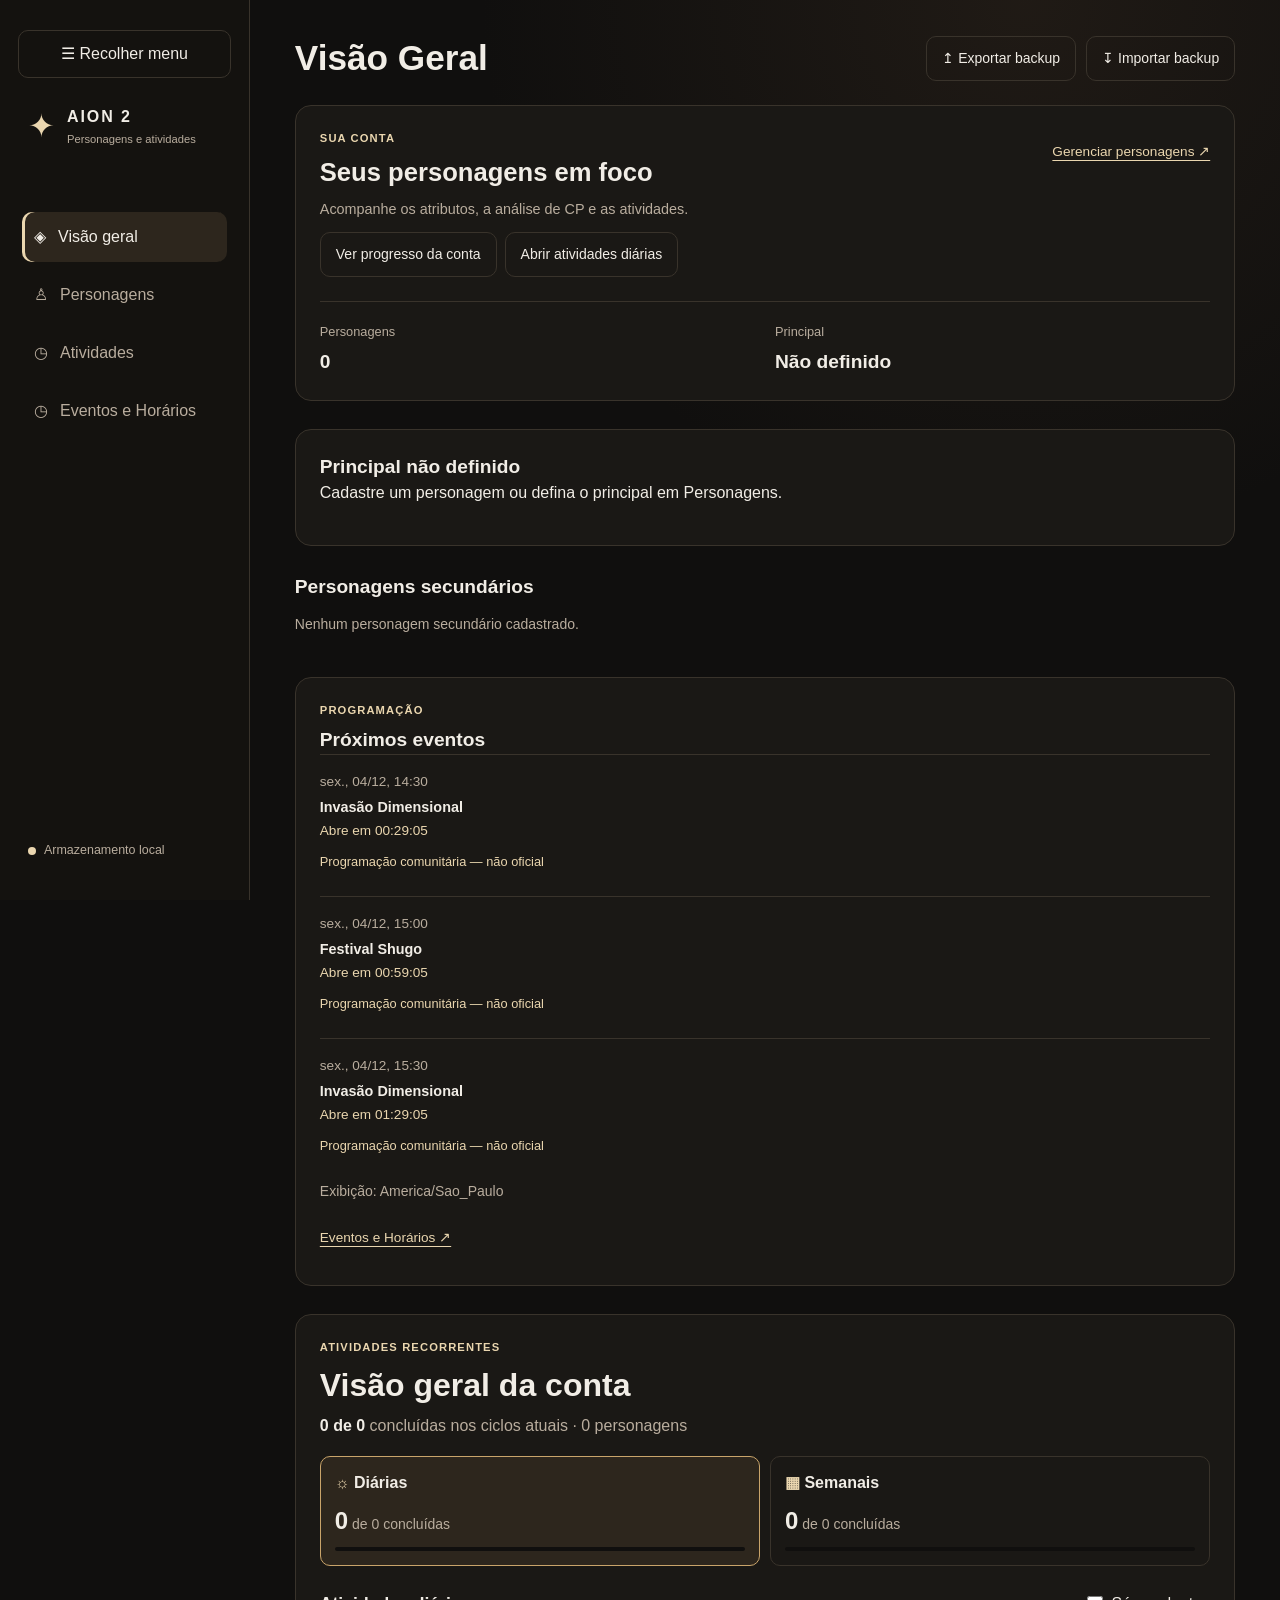
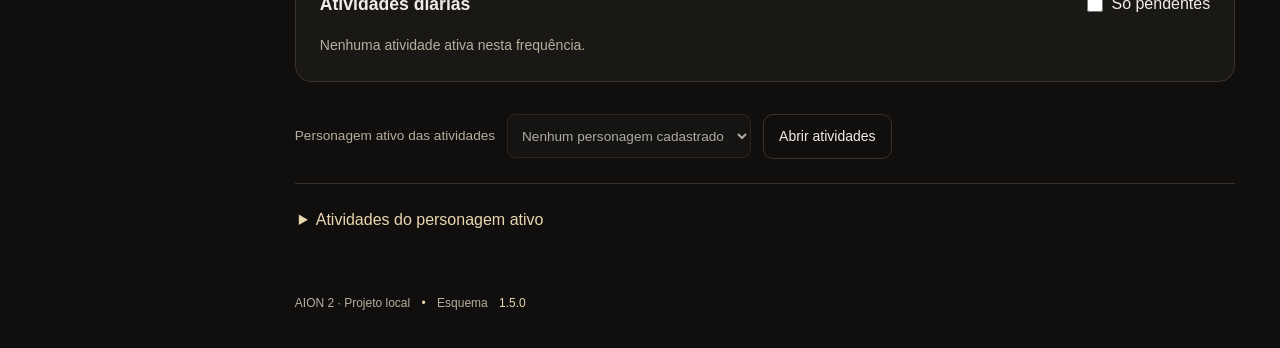
<file: index.html>
<!doctype html>
<html lang="pt-BR">
<head>
  <meta charset="utf-8">
  <meta name="viewport" content="width=device-width, initial-scale=1">
  <meta name="description" content="AION 2 — acompanhamento de personagens e atividades">
  <title>AION 2 · Personagens e atividades · V1</title>
  <link rel="stylesheet" href="css/variables.css">
  <link rel="stylesheet" href="css/base.css">
  <link rel="stylesheet" href="css/layout.css">
  <link rel="stylesheet" href="css/components.css">
  <link rel="stylesheet" href="css/characters.css">
  <link rel="stylesheet" href="css/progression.css">
  <link rel="stylesheet" href="css/activities.css">
  <link rel="stylesheet" href="css/catalog.css">
  <link rel="stylesheet" href="css/finalization.css">
  <link rel="stylesheet" href="css/dashboard.css">
  <link rel="stylesheet" href="css/sidebar.css">
  <link rel="stylesheet" href="css/account-dashboard.css">
  <link rel="stylesheet" href="css/cp-assessment.css">
  <link rel="stylesheet" href="css/events.css">
  <link rel="stylesheet" href="css/usability.css">
</head>
<body>
  <a class="skip-link" href="#main-content">Pular para o conteúdo</a>
  <div class="app-shell">
    <aside class="sidebar" id="sidebar">
      <button id="sidebar-toggle" class="button button-ghost sidebar-toggle" type="button" aria-controls="sidebar" aria-expanded="true" aria-label="Recolher menu lateral" title="Recolher menu lateral">☰ <span>Recolher menu</span></button>
      <div class="brand"><span class="brand-mark">✦</span><div><strong>AION 2</strong><small>Personagens e atividades</small></div></div>
      <nav aria-label="Navegação principal"><button class="nav-item is-active" type="button">◈ <span>Visão geral</span></button><button class="nav-item" type="button" disabled>♙ <span>Personagens</span><em>Em breve</em></button><button class="nav-item" type="button" disabled>⌁ <span>Planos</span><em>Em breve</em></button><button class="nav-item" type="button" disabled>◷ <span>Atividades</span><em>Em breve</em></button></nav>
      <div class="sidebar-footer"><span class="status-dot"></span><span id="storage-label">Armazenamento local</span></div>
    </aside>
    <main class="main-content" id="main-content" tabindex="-1">
      <div id="storage-notice" class="storage-notice" role="alert" hidden></div>
      <header class="topbar"><div><h1>Visão geral</h1></div><div class="top-actions"><button id="export-button" class="button button-ghost" type="button">↥ Exportar backup</button><button id="import-button" class="button button-ghost" type="button">↧ Importar backup</button><input id="import-file" type="file" accept="application/json,.json" hidden></div></header>
      <section id="character-summary" class="summary-grid"></section>
      <section class="section-heading compact"><div><p class="eyebrow">ROTINA DOS PERSONAGENS</p><h2>Atividades recorrentes</h2></div></section>
      <div class="card-grid"><article class="feature-card"><span class="card-icon">⌁</span><h3>Planos de progressão</h3><p>Organize metas e transforme sua jornada em passos claros.</p><span class="coming-soon">Disponível em breve</span></article><article class="feature-card"><span class="card-icon">◷</span><h3>Atividades recorrentes</h3><p>O resumo de atividades diárias e semanais aparecerá aqui.</p><span class="coming-soon">Disponível em breve</span></article></div>
      <section class="info-panel"><div class="panel-icon">✓</div><div><h3>Fundação ativa</h3><p>Seus dados ficam neste navegador. Use os controles de backup para manter uma cópia portátil dos seus registros.</p></div></section>
      <footer class="page-footer">AION 2 · Projeto local <span>•</span> Esquema <span id="schema-version">1.0.0</span></footer>
      <section id="characters-page" hidden aria-label="Personagens">
        <header class="section-heading"><div><h2>Elenco</h2><p id="character-roster-count" class="plan-meta">Gerencie seus personagens e acompanhe seus níveis de equipamento.</p></div><button id="add-character" class="button button-primary" type="button">+ Novo personagem</button></header>
        <section id="character-list" class="character-grid" aria-label="Personagens cadastrados"></section>
      </section>
    </main>
  </div>
  <div id="toast-region" class="toast-region" aria-live="polite"></div><div id="character-modal" class="modal-backdrop" hidden><form id="character-form" class="modal" role="dialog" aria-modal="true" aria-labelledby="modal-title" novalidate><div class="modal-header"><div><p class="eyebrow">CADASTRO</p><h2 id="modal-title">Novo personagem</h2></div><button id="close-modal" class="icon-button" type="button" aria-label="Fechar">×</button></div><input id="character-id" type="hidden"><label>Nome<input id="character-name" maxlength="40" required></label><div class="form-grid"><label>Classe<input id="character-class" maxlength="30" required></label><label>iLvl<input id="character-ilevel" type="number" min="0" step="any" required></label><label>Servidor <span class="optional">opcional</span><input id="character-server" maxlength="30"></label><label>Facção <span class="optional">opcional</span><select id="character-faction"><option value="">Não informada</option><option>Elyos</option><option>Asmodianos</option></select></label></div><label class="checkbox-label"><input id="character-main" type="checkbox"> Definir como personagem principal</label><p id="form-error" class="form-error" role="alert"></p><div class="modal-actions"><button id="cancel-modal" class="button button-ghost" type="button">Cancelar</button><button class="button button-primary" type="submit">Salvar personagem</button></div></form></div>
  <script src="js/core/runtime.js"></script><script src="data/defaults.js"></script><script src="data/activities-catalog.js"></script><script src="data/character-guides.js"></script><script src="js/shared/cp-values.js"></script><script src="js/core/state.js"></script><script src="js/activities/cycles.js"></script><script src="js/core/storage.js"></script><script src="js/core/backup.js"></script><script src="js/characters/controller.js"></script><script src="js/characters/roster.js"></script><script src="js/progression/context.js"></script><script src="js/progression/plans.js"></script><script src="js/activities/controller.js"></script><script src="js/activities/catalog.js"></script><script src="js/shared/ui.js"></script><script src="js/core/navigation.js"></script><script src="js/dashboard/character-dashboard.js"></script>
    <script src="js/characters/history.js"></script>
    <script src="js/characters/customization.js"></script>
    <script src="js/progression/milestones.js"></script>
    <script src="js/dashboard/account-dashboard.js"></script>
    <script src="js/cp/references.js"></script>
    <script src="js/cp/domain.js"></script>
    <script src="js/cp/view.js"></script>
    <script src="js/events/domain.js"></script>
    <script src="js/events/community.js"></script>
    <script src="js/activities/abyss.js"></script>
    <script src="js/events/view.js"></script>
    <script src="js/events/community-view.js"></script>
    <script src="js/shared/usability.js"></script>
    <script src="js/bootstrap.js"></script>
  </body>
</html>
</file>
<file: css/variables.css>
:root{
  --bg:#100f0e;
  --surface:#1a1815;
  --surface-2:#2d261d;
  --border:#39332b;
  --text:#f1ede6;
  --muted:#b9ad9e;
  --accent:#c9a46a;
  --accent-2:#ead6af;
  --danger:#ee93a0;
  --sidebar-bg:#14120f;
  --ambient:#4b392944;
  --accent-tint:#c9a46a22;
  --accent-tint-strong:#c9a46a33;
  --accent-border:#c9a46a88;
  --accent-border-muted:#c9a46a66;
  --accent-2-tint:#ead6af18;
  --accent-2-border:#ead6af55;
  --modal-overlay:#080604cc;
  --font:Inter,Segoe UI,Arial,sans-serif;
  --radius:16px;
  --space:24px;
}
</file>
<file: css/base.css>
*{box-sizing:border-box}html,body{margin:0;min-height:100%;background:var(--bg);color:var(--text);font-family:var(--font)}body{background-image:radial-gradient(circle at 80% 0%,var(--ambient),transparent 34rem);line-height:1.5}button{font:inherit}h1,h2,h3,p{margin-top:0}.eyebrow{color:var(--accent-2);font-size:.7rem;letter-spacing:.16em;font-weight:700;margin-bottom:8px}.button{border:1px solid var(--border);border-radius:10px;padding:11px 15px;color:var(--text);cursor:pointer;transition:.2s}.button:hover{transform:translateY(-1px)}.button-primary{background:var(--accent);border-color:var(--accent);color:#fff}.button-ghost{background:transparent}.button:disabled{opacity:.5;cursor:not-allowed}

.button-primary{color:var(--bg);font-weight:600}
.skip-link{position:fixed;top:12px;left:12px;z-index:30;padding:12px 18px;border-radius:10px;background:var(--accent-2);color:var(--bg);font-weight:600;transform:translateY(-200%)}
.skip-link:focus{transform:translateY(0)}
.skip-link:not(:focus){clip-path:inset(50%);width:1px;height:1px;overflow:hidden;white-space:nowrap}
body:has(.modal-backdrop:not([hidden])){overflow:hidden}
@media(prefers-reduced-motion:reduce){.button{transition:none}.button:hover{transform:none}}
</file>
<file: css/layout.css>
.app-shell{display:flex;min-height:100vh}.sidebar{width:250px;border-right:1px solid var(--border);padding:30px 18px;display:flex;flex-direction:column;background:var(--sidebar-bg)}.brand{display:flex;gap:12px;align-items:center;margin:0 10px 58px}.brand-mark{color:var(--accent-2);font-size:2rem}.brand strong,.brand small{display:block}.brand strong{letter-spacing:.12em}.brand small{font-size:.7rem;color:var(--muted);margin-top:2px}.sidebar nav{display:grid;gap:8px}.nav-item{border:0;background:transparent;color:var(--muted);padding:13px 12px;text-align:left;border-radius:10px;display:flex;gap:12px;align-items:center;cursor:pointer}.nav-item.is-active{color:var(--text);background:var(--surface-2)}.nav-item em{font-size:.6rem;margin-left:auto;color:var(--muted);font-style:normal}.sidebar-footer{margin-top:auto;color:var(--muted);font-size:.78rem;display:flex;gap:8px;align-items:center;padding:10px}.status-dot{width:8px;height:8px;border-radius:50%;background:var(--accent-2)}.main-content{width:min(1200px,100%);margin:0 auto;padding:42px 52px}.topbar,.section-heading{display:flex;justify-content:space-between;align-items:flex-end;gap:20px;margin-bottom:30px}.topbar h1{font-size:2.2rem;margin:0}.top-actions{display:flex;gap:10px}.section-heading{margin-top:50px;margin-bottom:18px}.section-heading h2{margin:0}.badge,.coming-soon{font-size:.72rem;color:var(--accent-2);border:1px solid var(--accent-2-border);border-radius:99px;padding:6px 10px}.card-grid{display:grid;grid-template-columns:repeat(3,1fr);gap:16px}.info-panel{margin-top:22px;display:flex;gap:16px;padding:22px;border:1px solid var(--border);border-radius:var(--radius);background:var(--surface)}.info-panel h3{margin-bottom:4px}.info-panel p{margin:0;color:var(--muted)}.page-footer{margin-top:50px;color:var(--muted);font-size:.75rem}.page-footer span{margin:0 8px;color:var(--accent-2)}
</file>
<file: css/components.css>
.feature-card{padding:24px;border:1px solid var(--border);border-radius:var(--radius);background:var(--surface);min-height:185px}.feature-card h3{margin:15px 0 7px}.feature-card p{color:var(--muted);font-size:.9rem;min-height:44px}.card-icon,.panel-icon{display:grid;place-items:center;width:38px;height:38px;border-radius:10px;background:var(--accent-tint);color:var(--accent);font-size:1.3rem}.coming-soon{display:inline-block;color:var(--muted);border-color:var(--border);padding:4px 8px}.toast-region{position:fixed;right:24px;bottom:24px;display:grid;gap:10px}.toast{background:var(--surface-2);border:1px solid var(--border);border-left:3px solid var(--accent-2);border-radius:10px;padding:13px 16px;box-shadow:0 10px 30px #0006;max-width:350px}.toast.error{border-left-color:var(--danger)}
@media(max-width:760px){.app-shell{display:block}.sidebar{width:100%;height:auto;padding:16px;border-right:0;border-bottom:1px solid var(--border)}.brand{margin:0 4px 16px}.sidebar nav{display:flex;overflow:auto}.nav-item{white-space:nowrap}.sidebar-footer{display:none}.main-content{padding:28px 18px}.topbar{align-items:flex-start;flex-direction:column}.top-actions{width:100%;flex-wrap:wrap}.card-grid{grid-template-columns:1fr}.section-heading{align-items:flex-start;flex-direction:column}.badge{align-self:flex-start}}
</file>
<file: css/characters.css>
.summary-grid{display:grid;grid-template-columns:repeat(3,1fr);gap:16px}.summary-card{padding:20px;border:1px solid var(--border);border-radius:var(--radius);background:var(--surface)}.summary-card strong{display:block;font-size:1.7rem;margin:5px 0}.summary-label{font-size:.67rem;letter-spacing:.12em;color:var(--muted)}.summary-note{font-size:.8rem;color:var(--muted)}.main-summary{border-color:var(--accent-border-muted)}.character-grid{display:grid;grid-template-columns:repeat(2,1fr);gap:16px}.empty-state{text-align:center;padding:48px 20px;border:1px dashed var(--border);border-radius:var(--radius);grid-column:1/-1}.empty-state p{color:var(--muted)}.empty-icon{font-size:2.3rem;color:var(--accent);margin-bottom:8px}.character-card{padding:20px;border:1px solid var(--border);border-radius:var(--radius);background:var(--surface)}.character-card.is-main{border-color:var(--accent-border)}.character-card-top{display:flex;gap:12px;align-items:center}.avatar{width:42px;height:42px;display:grid;place-items:center;border-radius:12px;background:var(--accent-tint-strong);color:var(--accent);font-size:1.3rem;font-weight:700}.character-title{flex:1}.character-title h3{margin:0 0 3px}.character-title span{color:var(--muted);font-size:.8rem}.main-badge,.alt-badge{margin-left:8px;font-size:.62rem;padding:3px 7px;border-radius:99px}.main-badge{color:var(--accent-2);background:var(--accent-2-tint)}.alt-badge{color:var(--muted);background:#ffffff0c}.card-menu{display:flex;gap:4px}.card-menu button,.icon-button{background:transparent;border:0;color:var(--muted);cursor:pointer;padding:5px}.ilevel{display:flex;justify-content:space-between;align-items:end;margin:22px 0 14px;border-bottom:1px solid var(--border);padding-bottom:12px}.ilevel span,.character-meta{color:var(--muted);font-size:.75rem}.ilevel strong{font-size:2rem;color:var(--accent-2)}.character-meta{display:flex;gap:12px;flex-wrap:wrap}.modal-backdrop{position:fixed;inset:0;background:var(--modal-overlay);display:grid;place-items:center;padding:18px;z-index:5}.modal-backdrop[hidden]{display:none}.modal{width:min(580px,100%);padding:28px;border:1px solid var(--border);border-radius:var(--radius);background:var(--surface-2);box-shadow:0 20px 60px #0008}.modal-header{display:flex;justify-content:space-between}.modal h2{margin:0 0 20px}.modal label{display:block;color:var(--muted);font-size:.8rem;margin-bottom:14px}.modal input,.modal select{width:100%;margin-top:6px;padding:11px;border:1px solid var(--border);border-radius:8px;background:var(--surface);color:var(--text)}.form-grid{display:grid;grid-template-columns:1fr 1fr;gap:0 14px}.optional{font-size:.65rem}.checkbox-label{display:flex!important;gap:8px;align-items:center}.checkbox-label input{width:auto;margin:0}.form-error{color:var(--danger);min-height:20px}.modal-actions{display:flex;justify-content:flex-end;gap:10px}@media(max-width:760px){.summary-grid,.character-grid{grid-template-columns:1fr}.form-grid{grid-template-columns:1fr}}
.character-guide{display:inline-block;margin-top:16px;text-decoration:none}.button[href]{text-decoration:none;display:inline-block}#characters-page>.section-heading{margin-top:26px}#characters-page .plan-meta{margin-bottom:0}
.character-links{display:flex;flex-wrap:wrap;gap:8px}.character-links .character-guide{max-width:100%;overflow-wrap:anywhere}

/* Roster selection and detail are independent from the active dashboard character. */
#character-list{display:block}
.character-roster-layout{display:grid;grid-template-columns:minmax(180px,220px) minmax(0,1fr);gap:24px;align-items:start}
.character-roster-list{display:grid;gap:10px;min-width:0;padding:4px}
.character-roster-choice{display:flex;align-items:center;gap:12px;min-width:0;width:100%;min-height:72px;text-align:left;font:inherit;color:var(--text);background:var(--surface);border:1px solid var(--border);border-radius:12px;padding:14px 12px;cursor:pointer}
.character-roster-choice[aria-pressed=true]{border-color:var(--accent);background:var(--surface-2);box-shadow:inset 3px 0 var(--accent)}
.character-roster-choice:hover{background:var(--surface-2)}
.character-roster-name{min-width:0;overflow-wrap:anywhere}
.character-roster-name strong,.character-roster-name small{display:block}
.character-roster-name strong{font-size:.95rem;font-weight:600}
.character-roster-name small{font-size:.8rem;color:var(--muted);margin-top:3px}
.character-roster-name .main-badge{display:inline-block;margin:6px 0 0}
.character-class-icon{width:36px;height:36px;border-radius:10px;flex:0 0 36px;background:var(--surface-2);color:var(--accent-2)}
.character-class-icon img{display:block;width:24px;height:24px}
#character-detail{min-width:0}
.character-detail-card{display:grid;grid-template-columns:minmax(0,1fr) minmax(140px,200px);grid-template-areas:"identity portrait" "level portrait" "cp portrait" "meta portrait" "updated updated" "actions actions";column-gap:24px;align-items:start;padding:24px}
.character-detail-card>.character-card-top{grid-area:identity}
.character-detail-card .character-title h3{font-size:1.4rem}
.character-detail-card .character-title>span{display:flex;flex-wrap:wrap;align-items:center;gap:8px}
.character-detail-card .main-badge,.character-detail-card .alt-badge{margin-left:0}
.character-portrait-slot{grid-area:portrait;max-width:200px;width:100%;overflow:hidden;border-radius:12px;background:var(--surface)}
.character-portrait{display:block;width:100%;height:auto;aspect-ratio:1;object-fit:cover;object-position:center;border-radius:12px;mask-image:radial-gradient(ellipse at 50% 43%,#000 55%,#000e 72%,transparent 100%)}
.character-portrait-placeholder{display:grid;place-items:center;aspect-ratio:1;padding:20px;text-align:center;color:var(--muted);font-size:.85rem;border:1px dashed var(--border);border-radius:12px;background:var(--surface-2)}
.character-detail-card>.ilevel{grid-area:level;display:block;border:0;padding:0;margin:20px 0 0}
.character-detail-card>.ilevel strong{display:block;font-size:2.4rem;overflow-wrap:anywhere;font-variant-numeric:tabular-nums}
.character-detail-meta{grid-area:meta;display:grid;grid-template-columns:100px minmax(0,1fr);gap:12px 16px;margin:24px 0;font-size:.875rem}
.character-detail-meta dt{color:var(--muted)}
.character-detail-meta dd{margin:0;overflow-wrap:anywhere}
.character-detail-actions{grid-area:actions;display:flex;gap:12px 20px;flex-wrap:wrap;align-items:flex-start;border-top:1px solid var(--border);padding-top:16px}
.character-detail-actions .card-menu{gap:8px}
.character-detail-actions .card-menu button{min-height:44px;border:1px solid var(--border);padding:10px 14px;border-radius:8px;color:var(--text);font-size:.875rem}
.character-detail-actions .card-menu .character-delete{color:var(--danger)}
.character-detail-actions .card-menu button:hover{background:var(--surface-2)}
.character-resources{min-width:0;flex:1}
.character-resources summary{min-height:44px;padding:10px 4px;color:var(--accent-2);cursor:pointer}
.character-resources .character-links{padding-top:8px}
.character-resources .character-guide{margin-top:0;min-height:44px;font-size:.875rem}
.character-no-guides{color:var(--muted);font-size:.8rem;margin:12px 0 0}
@media(max-width:760px){
  .character-roster-layout{grid-template-columns:minmax(0,1fr);gap:20px}
  .character-roster-list{grid-template-columns:repeat(2,minmax(0,1fr));gap:8px}
  .character-roster-choice{padding:12px 10px;gap:8px}
  .character-detail-card{grid-template-columns:minmax(0,1fr);grid-template-areas:"identity" "portrait" "level" "cp" "meta" "updated" "actions";padding:20px}
  .character-portrait-slot{max-width:180px;margin-top:18px}
  .character-detail-card>.ilevel strong{font-size:2rem}
}
@media(max-width:420px){
  .character-roster-list{grid-template-columns:minmax(0,1fr)}
  .character-detail-meta{grid-template-columns:80px minmax(0,1fr);gap:10px}
  .character-detail-actions .card-menu{width:100%}
  .character-detail-actions .card-menu button{flex:1}
  .character-resources{flex-basis:100%}
}

.character-detail-card>.character-cp{grid-area:cp}
.character-detail-card>.character-cp-updated{grid-area:updated;margin:0 0 16px;color:var(--muted);font-size:.8rem}

.character-customization{margin:20px 0;border-top:1px solid var(--border);padding-top:12px;min-width:0}
.character-customization>summary{cursor:pointer;color:var(--accent-2);min-height:44px;padding:10px 0}
.character-customization fieldset{border:1px solid var(--border);border-radius:10px;padding:16px;margin:14px 0;min-width:0}
.character-customization legend{color:var(--accent-2);padding:0 6px}
.character-customization p{font-size:.8rem;color:var(--muted);overflow-wrap:anywhere}
.character-customization .form-error{color:var(--danger)}
.character-image-preview{width:128px;max-width:100%;margin-bottom:12px}
.character-image-preview img{width:100%;height:auto;aspect-ratio:1;object-fit:cover}
.character-customization input[type=file]{max-width:100%;font-size:.8rem}
.character-customization button{min-height:44px}
.character-customization .plan-toolbar{flex-wrap:wrap}
</file>
<file: css/progression.css>
[hidden]{display:none!important}.plan-panel{background:var(--surface);border:1px solid var(--border);border-radius:var(--radius);padding:24px;margin-bottom:18px}.plan-toolbar{display:flex;gap:8px;flex-wrap:wrap;margin:15px 0}.plan-toolbar button{background:var(--surface-2);color:var(--text);border:1px solid var(--border);border-radius:8px;padding:8px 12px;cursor:pointer}.plan-toolbar button:disabled{opacity:.4;cursor:not-allowed}.plan-panel p,.plan-meta{color:var(--muted);overflow-wrap:anywhere}.plan-panel h2,.plan-panel h3{overflow-wrap:anywhere}.progress-track{height:8px;background:var(--bg);border-radius:8px;overflow:hidden;margin:14px 0}.progress-track span{display:block;height:100%;background:var(--accent-2)}.stage-panel{border:1px solid var(--border);border-radius:12px;padding:16px;margin:14px 0}.stage-panel summary{cursor:pointer;font-weight:600;overflow-wrap:anywhere}.objective{display:flex;gap:12px;align-items:flex-start;border-top:1px solid var(--border);padding:12px 0}.objective label{flex:1;overflow-wrap:anywhere}.objective input{margin-right:10px}.objective .plan-toolbar{margin:0}.plan-editor{max-height:90vh;overflow:auto}.plan-editor textarea{width:100%;min-height:100px;background:var(--surface);color:var(--text);border:1px solid var(--border);border-radius:8px;padding:12px}.plan-editor input{font:inherit}.plan-status{color:var(--accent-2);font-size:.8rem}.next-objectives li{margin:10px 0;overflow-wrap:anywhere}.toast-region{z-index:20}.main-content{min-width:0}.sidebar{flex-shrink:0}@media(max-width:760px){.objective{flex-wrap:wrap}.objective .plan-toolbar{width:100%}.plan-panel{padding:18px}.plan-editor{padding:20px}}
[id="progress-page"], [id="activities-page"]{line-height:1.6}
#progress-page .section-heading,#activities-page .section-heading{align-items:center;gap:20px;margin-bottom:24px}
#progress-page .section-heading h2,#activities-page .section-heading h2{margin:0;font-size:1.35rem}
#progress-page .section-heading .plan-toolbar,#activities-page .section-heading .plan-toolbar{margin:0}
#progress-page button,#activities-page button{min-height:44px;white-space:normal;overflow-wrap:anywhere}
#progress-page .section-heading button[data-plan-action="new"],#activities-page button[data-activity-action="new"]{background:var(--accent);color:var(--bg);border-color:var(--accent);font-weight:600}
#progress-page .progress-filter{display:block;max-width:480px;margin:0 0 20px;color:var(--muted);font-size:.875rem}
#progress-page select{min-height:48px;margin-top:8px}
#progress-page .active-plan-list{display:grid;grid-template-columns:repeat(2,minmax(0,1fr));gap:12px;margin:0 0 28px}
#progress-page .active-plan-list button{text-align:left;line-height:1.5;padding:14px 16px;background:var(--surface)}
#progress-page button[aria-pressed="true"]{border-color:var(--accent);background:var(--accent-tint);box-shadow:inset 3px 0 var(--accent)}
#progress-page .plan-panel,#activities-page .plan-panel{margin-bottom:24px}
#progress-page .plan-status{display:inline-block;font-weight:600;letter-spacing:.04em}
#progress-page .plan-panel>h2{font-size:1.5rem;line-height:1.35;margin:12px 0}
#progress-page .plan-meta{font-size:.8rem;margin-top:20px}
#progress-page .stage-panel{padding:18px 20px;background:var(--bg)}
#progress-page .stage-panel summary{min-height:44px;align-content:center;line-height:1.5;color:var(--accent-2)}
#progress-page .objective{padding:18px 0;gap:20px;align-items:center}
#progress-page .objective label{min-width:0;min-height:44px;align-content:center;line-height:1.65;cursor:pointer}
#progress-page input[type="checkbox"],#activities-page input[type="checkbox"]{width:20px;height:20px;accent-color:var(--accent);vertical-align:middle;flex-shrink:0}
#progress-page .objective .plan-toolbar{flex-shrink:0;gap:6px}
#progress-page .plan-toolbar button[data-plan-action$="up"],#progress-page .plan-toolbar button[data-plan-action$="down"]{min-width:44px}
#progress-page .next-objectives{padding-left:24px;display:grid;gap:12px}
#progress-page .next-objectives li{padding-left:6px;margin:0}
#progress-page .next-objectives li::marker{color:var(--accent);font-weight:600}
#progress-page button[data-plan-action^="delete"],#activities-page button[data-activity-action="delete"]{background:transparent;color:var(--danger)}
#progress-page :is(button,select,summary):focus-visible,#activities-page :is(button,select,summary):focus-visible{outline:2px solid var(--accent-2);outline-offset:3px}
@media(max-width:1100px){#progress-page .objective{flex-direction:column;align-items:stretch}#progress-page .objective .plan-toolbar{width:100%;margin-left:0}}
@media(max-width:760px){#progress-page .active-plan-list{grid-template-columns:minmax(0,1fr)}#progress-page .stage-panel{padding:12px}#progress-page .plan-panel>h2{font-size:1.25rem}#progress-page .section-heading,#activities-page .section-heading{align-items:stretch}#progress-page .section-heading .plan-toolbar,#activities-page .section-heading .plan-toolbar{width:100%}#progress-page .section-heading button,#activities-page .section-heading button{flex:1 1 160px}#progress-page .plan-toolbar button{max-width:100%}}
</file>
<file: css/activities.css>
.activity-filters{display:flex;gap:16px;flex-wrap:wrap;margin:24px 0}.activity-filters label{flex:1;min-width:180px;color:var(--muted);font-size:.8rem}.activity-filters select{display:block;width:100%;margin-top:6px;padding:10px;border:1px solid var(--border);background:var(--surface);color:var(--text);border-radius:8px}.objective small,.activity-description{display:block;margin:6px 0 0 26px;color:var(--muted);font-size:.8rem}.activity-complete label{color:var(--accent-2)}.activity-complete .activity-description{opacity:.75}#activities-summary h4{margin:12px 0 0}#activity-dialog input,#activity-dialog select{font:inherit}.plan-toolbar button:focus-visible,.objective input:focus-visible{outline:2px solid var(--accent-2);outline-offset:3px}
#activities-page .activity-filters{padding:20px;background:var(--surface);border:1px solid var(--border);border-radius:var(--radius);gap:20px;margin:24px 0}
#activities-page .activity-filters label{min-width:0;flex:1 1 180px;font-size:.875rem}
#activities-page .activity-filters select{min-height:48px;font-size:1rem}
#activities-page .activity-cycle-heading{display:flex;justify-content:space-between;align-items:center;gap:16px;flex-wrap:wrap}
#activities-page .activity-cycle-heading h3{margin:0;font-size:1.2rem}
#activities-page .activity-cycle>.progress-track+p{font-size:.875rem;margin-bottom:24px}
#activities-page .activity-list{display:grid;gap:14px}
#activities-page .objective{display:grid;grid-template-columns:minmax(0,1fr);gap:6px;padding:18px;border:1px solid var(--border);border-radius:12px;background:var(--bg);align-items:start}
#activities-page .objective label{min-width:0;cursor:pointer;font-weight:600;line-height:1.6}
#activities-page .objective small,#activities-page .activity-description{font-weight:400;margin:8px 0 0 0;font-size:.875rem;line-height:1.6;opacity:1}
#activities-page .objective small{color:var(--accent-2)}
#activities-page .objective .plan-toolbar{display:grid;grid-template-columns:repeat(3,minmax(0,1fr));gap:8px;width:100%}
#activities-page .objective .plan-toolbar button{font-size:.8rem;padding:8px 6px;background:var(--surface)}
#activities-page .objective .plan-toolbar button[data-activity-action="delete"]{color:var(--danger);background:transparent}
#activities-page .activity-complete{border-left:3px solid var(--accent)}

@media(max-width:540px){#activities-page .activity-filters{padding:16px}#activities-page .objective{padding:14px;gap:6px}#activities-page .activity-cycle-heading{gap:12px}#activities-page .activity-cycle-heading button{width:100%}#activities-page .objective .plan-toolbar{max-width:none}}

.activity-scope-heading{display:flex;align-items:center;gap:12px;margin:12px 0 0;font-size:1rem;color:var(--accent-2);overflow-wrap:anywhere}

#activities-page .plan-toolbar button[data-activity-action="catalog"]{background:var(--accent);color:var(--button-primary-text,var(--bg));border-color:var(--accent);font-weight:700}
#activities-page .plan-toolbar button[data-activity-action="catalog"]:hover:not(:disabled){filter:brightness(1.08)}

.activity-scope-heading::after{content:"";height:1px;flex:1;background:var(--border)}
#activities-page .activity-row-tools[open]{border-top:1px solid var(--border);margin-top:6px}
</file>
<file: css/catalog.css>
.catalog-modal{width:min(920px,100%)}.catalog-list{display:grid;gap:14px;margin:18px 0}.catalog-item{border:1px solid var(--border);border-radius:12px;padding:16px}.catalog-item summary{cursor:pointer;color:var(--accent-2)}.catalog-item h3{margin:0}.catalog-item p,.catalog-note{color:var(--muted)}.catalog-item .catalog-select{display:flex;align-items:center;gap:10px;font-size:1rem;color:var(--text)}.catalog-select input{width:auto;margin:0}.catalog-item .form-grid{margin-top:14px}.catalog-item .form-grid label{margin:0}.catalog-sources{display:flex;gap:14px;flex-wrap:wrap}.catalog-sources a{color:var(--accent-2)}.catalog-info{margin:14px 0}.catalog-resources{margin-top:24px}.catalog-modal .modal-actions{position:sticky;bottom:-20px;background:var(--surface-2);padding:14px 0}.catalog-item small{color:var(--muted)}
.activity-information-modal{width:min(760px,100%)}
.information-header{display:flex;align-items:flex-start;justify-content:space-between;gap:16px;position:sticky;top:-32px;background:var(--surface-2);padding:12px 0;z-index:1}
.information-header>div{min-width:0}.information-header h2{margin:0;overflow-wrap:anywhere}.information-header button{flex-shrink:0}
.information-original,.information-kind{color:var(--muted);font-size:.85rem;margin:6px 0 12px;overflow-wrap:anywhere}
.information-badges{display:flex;flex-wrap:wrap;gap:8px;margin:12px 0}.information-badges span{border:1px solid var(--border);border-radius:99px;padding:4px 10px;font-size:.78rem;color:var(--accent-2);overflow-wrap:anywhere;max-width:100%}
.information-section{border-top:1px solid var(--border);padding:16px 0}.information-section h3{font-size:1rem;margin:0 0 8px}.information-section p{color:var(--muted);margin:0;white-space:pre-line;overflow-wrap:anywhere;line-height:1.65}
.information-guidance{border-left:2px solid var(--accent-2);padding-left:14px}.information-observation{font-size:.8rem;color:var(--muted);margin:12px 0;overflow-wrap:anywhere}
.catalog-info .catalog-sources{border-top:1px solid var(--border);padding-top:16px;font-size:.78rem}.catalog-sources span{color:var(--muted)}
@media(max-width:760px){.information-header{top:-20px}.activity-information-modal{padding:20px}.information-header h2{font-size:1.3rem}}
.catalog-modal .catalog-actions{z-index:2;border-top:1px solid var(--border);gap:10px}.catalog-actions #catalog-error{flex-basis:100%;margin:0;padding:10px 12px;border:1px solid var(--danger);border-radius:8px;background:var(--surface);overflow-wrap:anywhere;max-height:25dvh;overflow-y:auto}

.catalog-modal .form-grid[hidden],.catalog-modal .catalog-bulk[hidden]{display:none}

.routine-link-options{border:1px solid var(--border);border-radius:8px;padding:8px 12px;min-width:0}.routine-link-options .checkbox-label{min-height:44px;margin:0;overflow-wrap:anywhere}
</file>
<file: css/finalization.css>
.storage-notice{padding:16px;margin-bottom:24px;border:1px solid var(--danger);border-radius:10px;background:var(--surface);color:var(--text);overflow-wrap:anywhere}.card-grid{grid-template-columns:repeat(2,minmax(0,1fr))}.character-grid,.summary-grid{grid-auto-rows:auto}.character-title{min-width:0}.character-title h3,.summary-card strong,.summary-note,.catalog-note{overflow-wrap:anywhere}.card-menu{flex-wrap:wrap}.avatar{flex-shrink:0}.character-card-top{flex-wrap:wrap}.modal{max-height:calc(100dvh - 36px);overflow:auto}.modal-actions{flex-wrap:wrap}button:focus-visible,a:focus-visible,summary:focus-visible,input:focus-visible,select:focus-visible,textarea:focus-visible{outline:2px solid var(--accent-2);outline-offset:3px}.plan-toolbar button,.card-menu button,.icon-button{min-height:40px}.objective input{min-width:20px;min-height:20px;accent-color:var(--accent-2)}@media(max-width:760px){.card-grid{grid-template-columns:1fr}.sidebar nav{flex-wrap:wrap;overflow:visible}.nav-item{flex:1;min-width:120px}.modal{padding:20px}.catalog-modal .modal-actions{bottom:-20px}.toast-region{left:18px;right:18px;bottom:18px}.toast{max-width:none}}
</file>
<file: css/dashboard.css>
#character-summary{grid-template-columns:1fr}.dashboard-selector,.progress-filter{display:block;color:var(--muted);font-size:.85rem}.dashboard-selector select,.progress-filter select{display:block;width:100%;padding:12px;margin:8px 0 18px;border:1px solid var(--border);border-radius:8px;background:var(--surface-2);color:var(--text);font:inherit}.dashboard-ilevel{color:var(--accent-2);font-size:1.5rem}.dashboard-check{display:flex;gap:10px;align-items:flex-start;padding:12px 0;border-top:1px solid var(--border);overflow-wrap:anywhere}.dashboard-check input{width:20px;height:20px;flex-shrink:0;accent-color:var(--accent-2)}.dashboard-check small{display:block;color:var(--muted);margin-top:4px;font-size:.78rem}.next-objective{border-left:3px solid var(--accent-2);padding:12px;margin:20px 0;background:var(--surface-2)}.next-objective h4{margin-bottom:8px}.next-objective p:last-child{margin-bottom:0}.progress-filter{margin:20px 0}
.active-character-heading{display:flex;justify-content:space-between;align-items:center;gap:20px}.active-character-heading h2{margin:0 0 4px;font-size:1.6rem;overflow-wrap:anywhere}.active-character-heading p{margin:0;color:var(--muted)}.active-character-level{flex-shrink:0;text-align:right}.active-character-level span{font-size:.7rem;letter-spacing:.1em;color:var(--muted)}.active-character-level strong{color:var(--accent-2);margin:0;font-size:2rem}.active-character-plan{border-top:1px solid var(--border);margin:16px 0;padding-top:16px}.active-character-plan h3{font-size:.95rem;margin-bottom:8px}.active-character-plan h4{margin:0 0 6px}.active-character-plan p{color:var(--muted);margin:8px 0;overflow-wrap:anywhere}.active-character-panel .dashboard-selector select{margin-bottom:14px}.active-character-panel>.button{margin-top:8px}@media(max-width:760px){.active-character-heading{align-items:flex-start;flex-direction:column;gap:10px}.active-character-level{text-align:left}.active-character-heading h2{font-size:1.35rem}}
.active-character-actions{display:flex;flex-wrap:wrap;align-items:center;gap:10px;margin-top:8px}
.current-stage-highlight{margin:20px 0 16px;padding:20px 14px 14px;border-left:3px solid var(--accent-2);background:var(--surface-2)}.active-character-plan .current-stage-title{color:var(--text);font-size:1rem;font-weight:700;line-height:1.5;margin:0 0 8px;overflow-wrap:anywhere}.active-character-plan .current-stage-next{color:var(--text);font-weight:700;margin-top:16px}.current-stage-highlight p:last-child{margin-bottom:0}

/* Keep the dashboard readable in the space left by the navigation. */
.main-content{padding:36px clamp(20px,3.5vw,48px)}
.topbar{align-items:center;flex-wrap:wrap;gap:16px;margin-bottom:24px}
.topbar>div,.top-actions{min-width:0}
.topbar h1{font-size:clamp(1.75rem,3vw,2.2rem);line-height:1.2;overflow-wrap:anywhere}
.top-actions{flex-wrap:wrap}
.top-actions .button{font-size:.875rem}
#dashboard-page .summary-grid,#dashboard-page .card-grid{grid-template-columns:repeat(2,minmax(0,1fr));gap:20px;align-items:start}
#dashboard-page #character-summary{grid-template-columns:minmax(0,1fr)}
#dashboard-page .summary-card,#dashboard-page .feature-card{min-width:0;padding:24px}
#dashboard-page h2,#dashboard-page h3,#dashboard-page h4,#dashboard-page p,#dashboard-page .dashboard-check>span{overflow-wrap:anywhere;min-width:0}
#dashboard-page .feature-card>h3{margin:0 0 20px;font-size:1.125rem;line-height:1.4}
#dashboard-page .feature-card>p{min-height:0;font-size:.9rem}
#dashboard-page .section-heading{margin-top:32px;margin-bottom:16px}
#dashboard-page .section-heading h2{font-size:1.35rem}
#dashboard-page .dashboard-selector select{min-width:0;max-width:100%;min-height:48px}
#dashboard-page .active-character-heading{flex-direction:row;align-items:center}
#dashboard-page .active-character-heading>div:first-child{min-width:0}
#dashboard-page .active-character-plan{margin:20px 0;padding-top:20px}
#dashboard-page .active-character-plan>h3{font-size:.75rem;letter-spacing:.08em;color:var(--muted);margin-bottom:10px}
#dashboard-page .active-character-plan>h4{font-size:1.125rem;line-height:1.4}
#dashboard-page .active-character-panel p{min-height:0}
#dashboard-page .current-stage-highlight{border-radius:0 10px 10px 0;padding:16px;margin-bottom:0}
#dashboard-page .button,#dashboard-page .plan-toolbar button{min-height:44px;max-width:100%;font-size:.875rem;line-height:1.5;white-space:normal;overflow-wrap:anywhere}
#dashboard-page .plan-toolbar{margin:20px 0 0}
#dashboard-page .stage-panel{padding:12px 16px}
#dashboard-page .stage-panel summary{padding:10px 0;min-height:44px}
#dashboard-page .dashboard-check{align-items:flex-start;min-height:48px}
#dashboard-page .dashboard-check input{margin:2px 0 0}
#dashboard-page .dashboard-check:focus-within{background:var(--surface-2);border-radius:6px}
#activities-summary>h4:not(:first-child){margin:24px 0 8px}
#dashboard-page .info-panel{margin-top:24px;padding:20px;align-items:flex-start}
#dashboard-page .panel-icon{flex-shrink:0}
.button-ghost:hover:not(:disabled),.plan-toolbar button:hover:not(:disabled),.nav-item:hover:not(:disabled){background:var(--surface-2);border-color:var(--muted)}
.nav-item.is-active{box-shadow:inset 3px 0 var(--accent-2)}
@media(max-width:1100px){#dashboard-page .card-grid{grid-template-columns:minmax(0,1fr)}}
@media(min-width:761px) and (max-width:1024px){#dashboard-page .card-grid{grid-template-columns:repeat(2,minmax(0,1fr))}}
@media(max-width:760px){
  .main-content{padding:24px 20px}
  .topbar{gap:16px;align-items:flex-start}
  .top-actions{gap:8px}
  .top-actions .button{flex:1;padding:10px}
  #dashboard-page .summary-card,#dashboard-page .feature-card{padding:20px}
  #dashboard-page .active-character-heading h2{font-size:1.4rem}
  #dashboard-page .active-character-level strong{font-size:1.75rem}
  #dashboard-page .active-character-actions .button{flex:1 1 180px;text-align:center}
}
@media(max-width:380px){#dashboard-page .active-character-heading{align-items:flex-start;flex-wrap:wrap}}

/* Long imported plans: keep the next action visible and the full context nearby. */
.dashboard-description,.dashboard-guidance{margin:12px 0 0}
.dashboard-description summary,.dashboard-guidance summary{min-height:44px;padding:10px 4px;color:var(--accent-2);font-size:.875rem;cursor:pointer;overflow-wrap:anywhere}
#dashboard-page .dashboard-description p,#dashboard-page .dashboard-guidance p{font-size:.875rem;line-height:1.65;white-space:pre-line;margin:8px 0 12px}
#dashboard-page .current-stage-highlight .current-stage-next{margin:12px 0 0}
.dashboard-guidance{border-top:1px solid var(--border)}
#dashboard-page .dashboard-guidance p:last-child{margin-bottom:0}
.dashboard-activity-group{margin-top:16px;padding-top:16px;border-top:1px solid var(--border)}
.dashboard-activity-heading{display:flex;align-items:center;justify-content:space-between;gap:8px;flex-wrap:wrap}
#activities-summary .dashboard-activity-heading h4{margin:0;font-size:1rem}
#dashboard-page .dashboard-activity-group p{min-height:0}
#activities-summary>.dashboard-activity-group:first-of-type{margin-top:0}
#dashboard-page .dashboard-activity-heading .button{padding:10px 12px}
#dashboard-page .dashboard-check>span{font-weight:600;line-height:1.6}
#dashboard-page .dashboard-check small{font-size:.875rem;font-weight:400;line-height:1.6;margin-top:6px}
#dashboard-page .stage-panel .dashboard-check:last-child{padding-bottom:0}
/* The next pending objective is the primary action; plan context stays below it. */
#dashboard-page .active-character-plan{border-top:0;margin:20px 0 16px;padding-top:0}
#dashboard-page .next-action-panel{border-left:0;border-top:3px solid var(--accent-2);border-radius:12px;padding:24px;margin:0}
#dashboard-page .next-action-panel>.eyebrow{color:var(--accent-2);margin:0 0 12px;font-size:.7rem}
#dashboard-page .next-action-panel .current-stage-next{font-size:clamp(1.15rem,2vw,1.5rem);line-height:1.4;font-weight:600;margin:0 0 12px;color:var(--text)}
#dashboard-page .next-action-panel .current-stage-title{font-size:.875rem;line-height:1.6;font-weight:400;color:var(--muted);margin:0 0 20px}
#dashboard-page .next-action-panel .button-primary{padding:12px 18px}
#dashboard-page .next-action-panel .dashboard-guidance{margin-top:20px}
.active-plan-context{margin-top:24px;padding-top:20px;border-top:1px solid var(--border)}
.active-plan-context>h3{font-size:.75rem;letter-spacing:.08em;color:var(--muted);margin:0 0 8px}
.active-plan-context>h4{font-size:1rem;line-height:1.5;margin-bottom:8px}
#dashboard-page .active-plan-context>.dashboard-description{margin-top:8px}
#dashboard-page .next-action-status{padding:20px;border-radius:12px;background:var(--surface-2);color:var(--text)}
@media(max-width:760px){
  #dashboard-page .next-action-panel{padding:18px}
  #dashboard-page .next-action-panel .button-primary{width:100%}
}
.dashboard-activity-category{font-size:.875rem;margin:12px 0 6px;color:var(--text)}
</file>
<file: css/sidebar.css>
.sidebar{position:sticky;top:0;align-self:flex-start;height:100vh;height:100dvh;overflow-y:auto}
.sidebar-toggle{margin-bottom:24px;min-height:44px;white-space:nowrap}
.sidebar.is-collapsed{width:72px;padding:20px 12px}
.sidebar.is-collapsed .brand,.sidebar.is-collapsed nav,.sidebar.is-collapsed .sidebar-footer,.sidebar.is-collapsed .sidebar-toggle span{display:none}
.sidebar.is-collapsed .sidebar-toggle{width:100%;padding:10px;margin:0}
.sidebar-toggle,.sidebar .brand,.sidebar nav,.sidebar-footer{flex-shrink:0}
.nav-item{font:inherit;min-height:44px}
.sidebar nav{padding:4px}
@media(max-width:1024px){
  .app-shell{display:block}
  .sidebar{position:static;width:100%;height:auto;overflow:visible;padding:16px 20px;border-right:0;border-bottom:1px solid var(--border)}
  .sidebar-toggle{align-self:flex-start;margin-bottom:16px}
  .sidebar .brand{margin:0 4px 16px}
  .sidebar nav{display:grid;grid-template-columns:repeat(4,minmax(0,1fr));gap:8px;overflow:visible}
  .nav-item{min-width:0;justify-content:center;white-space:normal;gap:8px;padding:12px 8px}
  .sidebar-footer{display:none}
  .sidebar.is-collapsed{width:100%;padding:12px 20px}
  .sidebar.is-collapsed .sidebar-toggle{width:auto}
  .sidebar.is-collapsed .sidebar-toggle span{display:inline}
}
@media(max-width:760px){.sidebar{position:static;height:auto;overflow-y:visible}.sidebar.is-collapsed{width:100%;padding:12px 16px}.sidebar.is-collapsed .sidebar-toggle{width:auto}.sidebar.is-collapsed .sidebar-toggle span{display:inline}}
@media(max-width:540px){.sidebar nav{grid-template-columns:repeat(2,minmax(0,1fr))}.nav-item{justify-content:flex-start}}
</file>
<file: css/account-dashboard.css>
/* Account overview reuses A2's existing palette and type. */
#account-dashboard{display:grid;grid-template-columns:minmax(0,1fr);gap:28px;min-width:0}
#account-dashboard>*,.account-summary-heading>div,.account-character header>div{min-width:0}
.sidebar .nav-item span{min-width:0;overflow-wrap:anywhere}
#account-dashboard *{box-sizing:border-box}
#account-dashboard :is(h2,h3,p,dd,dt,a,button){overflow-wrap:anywhere}
#account-dashboard h2{font-size:1.2rem;line-height:1.4;margin:0}
#account-dashboard h3{margin:0;font-size:1.1rem;line-height:1.4}
#account-dashboard .eyebrow{margin:0 0 8px;font-size:.7rem;letter-spacing:.1em;color:var(--accent-2)}
.account-summary,.account-character,.account-panel{background:var(--surface);border:1px solid var(--border);border-radius:var(--radius);padding:24px;min-width:0}
.account-summary-heading,.account-section-heading,.account-character header,.account-character footer,.account-actions>header{display:flex;justify-content:space-between;align-items:flex-start;gap:16px;flex-wrap:wrap}
#account-dashboard .account-summary-heading h2{font-size:1.6rem}
.account-summary-heading p:not(.eyebrow){color:var(--muted);font-size:.9rem;margin:8px 0 0}
.account-totals{display:grid;grid-template-columns:.7fr 1.15fr 1fr 1fr;gap:20px;margin:24px 0 0;padding-top:20px;border-top:1px solid var(--border)}
.account-totals dt{font-size:.8rem;color:var(--muted);margin-bottom:8px}
.account-totals dd{margin:0;font-size:1.2rem;font-weight:600;line-height:1.4}
.account-totals small{font-size:.85rem;font-weight:400;color:var(--muted)}
#account-dashboard .account-summary-note{margin:16px 0 0;color:var(--muted);font-size:.8rem}
#account-dashboard .account-section-title,.account-section-heading{margin:0 0 12px}
.account-main{border-color:var(--accent-border-muted);border-top:3px solid var(--accent);padding-top:22px}
#account-dashboard .account-main h3{font-size:1.55rem}
.account-class{margin:4px 0 0;color:var(--muted);font-size:.875rem}
.account-state{display:inline-block;border:1px solid var(--border);border-radius:99px;padding:6px 10px;font-size:.75rem;color:var(--accent-2);max-width:100%}
.account-metrics{display:grid;grid-template-columns:1fr 1fr;gap:28px;margin-top:24px}
.account-metric{min-width:0}
.account-metric-label{display:flex;justify-content:space-between;gap:8px;flex-wrap:wrap;color:var(--muted);font-size:.8rem}
.account-metric>strong{display:block;font-size:1.8rem;font-variant-numeric:tabular-nums;font-weight:600;line-height:1.4;margin:6px 0 10px}
.account-meter{height:6px;background:var(--bg);border-radius:4px;overflow:hidden}
.account-meter>span{display:block;height:100%;background:var(--accent);border-radius:4px}
.account-metric small,.account-caption{font-size:.8rem;color:var(--muted)}
.account-metric small{display:block;margin-top:8px}
#account-dashboard .account-cp-note,#account-dashboard .account-no-target{font-size:.75rem;color:var(--muted);margin:10px 0 0;line-height:1.5}
.account-current{display:flex;flex-wrap:wrap;align-items:baseline;gap:8px 12px;margin-top:20px;padding-top:16px;border-top:1px solid var(--border);font-size:.85rem}
.account-current>span,.account-current small{color:var(--muted);font-weight:400}
.account-recommendations{display:grid;grid-template-columns:1fr 1fr;gap:24px;margin:16px 0 20px}
.account-recommendations dt,.account-pending>span{display:block;color:var(--muted);font-size:.8rem;margin-bottom:6px}
.account-recommendations dd{margin:0;font-size:.9rem;line-height:1.5}
.account-character footer{align-items:center;margin-top:20px}
.account-text-link{color:var(--accent-2);display:inline-flex;align-items:center;min-height:44px;text-decoration:underline;text-underline-offset:4px;font-size:.85rem}
.account-alt-grid{display:grid;grid-template-columns:repeat(3,minmax(0,1fr));gap:16px}
.account-alt{padding:20px;display:flex;flex-direction:column}
.account-alt header{gap:10px}
#account-dashboard .account-alt .eyebrow{display:none}
.account-alt .account-metrics{grid-template-columns:repeat(2,minmax(0,1fr));gap:16px;margin-top:20px}
.account-alt .account-no-target{display:none}
.account-alt .account-metric>strong{font-size:1.3rem;margin:4px 0 8px}
.account-alt .account-current{align-items:flex-start;flex-direction:column;gap:5px}
.account-alt footer{margin-top:auto;padding-top:16px;gap:4px}
#account-dashboard .account-alt footer .button{width:100%}
.account-pending{font-size:.85rem;line-height:1.5;margin:16px 0}
.account-bottom-grid{display:grid;grid-template-columns:minmax(0,1.65fr) minmax(240px,1fr);gap:20px;align-items:start}
.account-actions>header{gap:8px}
.account-actions ol{list-style:none;margin:20px 0 0;padding:0}
.account-actions li{display:flex;justify-content:space-between;align-items:center;gap:16px;padding:16px 0;border-top:1px solid var(--border)}
.account-actions li>div{min-width:0;max-width:100%;overflow-wrap:anywhere}
.account-action-owner{font-size:.75rem;color:var(--muted)}
#account-dashboard .account-actions li h3{font-size:.95rem;margin:6px 0}
.account-actions li p{margin:0;font-size:.8rem;color:var(--muted)}
.account-actions li .button{flex-shrink:0}
.account-events>p:not(.eyebrow),.account-empty{color:var(--muted);font-size:.875rem;line-height:1.6}
.account-context{display:flex;align-items:center;gap:12px;flex-wrap:wrap;padding-top:4px;font-size:.85rem;color:var(--muted)}
.account-context select{min-width:0;max-width:100%;min-height:44px;background:var(--surface);color:var(--text);border:1px solid var(--border);border-radius:8px;font:inherit;padding:10px}
.account-checklists{margin-top:24px;border-top:1px solid var(--border);padding-top:12px}
.account-checklists>summary{min-height:48px;padding:12px 4px;color:var(--accent-2);cursor:pointer}
.account-checklists[open]>summary{margin-bottom:16px}
#account-dashboard :is(a,button,select):focus-visible,.account-checklists>summary:focus-visible{outline:2px solid var(--accent-2);outline-offset:4px}
#dashboard-page #account-dashboard .button{min-height:44px;max-width:100%;white-space:normal}
@media(max-width:1200px){.account-alt-grid{grid-template-columns:repeat(2,minmax(0,1fr))}.account-bottom-grid{grid-template-columns:minmax(0,1fr)}.account-totals{grid-template-columns:repeat(2,minmax(0,1fr))}}
@media(max-width:600px){#account-dashboard{gap:24px}.account-summary,.account-character,.account-panel{padding:20px}.account-metrics,.account-recommendations,.account-alt-grid{grid-template-columns:minmax(0,1fr)}.account-metrics{gap:18px}.account-actions li{align-items:flex-start;flex-direction:column;gap:12px}.account-actions li .button{width:100%}.account-context{align-items:stretch;flex-direction:column}.account-character footer{align-items:stretch;flex-direction:column}.account-character footer .button{text-align:center}.account-totals{gap:20px 12px}.account-totals dd{font-size:1.05rem}.account-summary-heading{gap:8px}}
@media(prefers-reduced-motion:reduce){#account-dashboard *{scroll-behavior:auto;transition:none;animation:none}}
.visually-hidden{position:absolute!important;width:1px;height:1px;padding:0;margin:-1px;overflow:hidden;clip-path:inset(50%);white-space:nowrap;border:0}

/* Overview without permanent planning: two totals and one activity column. */
#account-dashboard .account-totals{grid-template-columns:repeat(2,minmax(0,1fr))}
#account-checklists .card-grid{grid-template-columns:minmax(0,1fr)}

.account-routine-shortcuts, .routine-toolbar, .routine-owners, .routine-row-heading {
  display: flex;
  flex-wrap: wrap;
  align-items: center;
  gap: 8px 16px;
}
.account-routine-shortcuts { margin-top: 12px; gap: 8px; }
#account-dashboard #account-routine-title { font-size: clamp(1.4rem, 3vw, 2rem); }
.routine-totals { color: var(--muted); margin: 6px 0 18px; }
.routine-totals strong, .routine-cycle-count strong { color: var(--text); }
.routine-cycles { display: grid; grid-template-columns: repeat(2, minmax(0, 1fr)); gap: 10px; }
.routine-cycle {
  display: grid;
  gap: 8px;
  padding: 14px;
  text-align: left;
  cursor: pointer;
  border: 1px solid var(--border);
  border-radius: 10px;
  background: var(--surface);
  color: var(--text);
}
.routine-cycle:hover, .routine-cycle[aria-pressed="true"] { border-color: var(--accent); }
.routine-cycle[aria-pressed="true"] { background: var(--surface-2); }
.routine-cycle-name { font-weight: 600; }
.routine-cycle-name span, .routine-pending { color: var(--accent-2); }
.routine-cycle-count, .routine-count { color: var(--muted); font-size: .875rem; font-variant-numeric: tabular-nums; }
.routine-cycle-count strong { font-size: 1.5rem; }
.routine-cycle .account-meter { height: 4px; align-self: end; }
.routine-toolbar { justify-content: space-between; margin: 16px 0 4px; }
.routine-toolbar label { display: inline-flex; align-items: center; gap: 8px; min-height: 44px; cursor: pointer; }
.routine-toolbar input { width: 16px; height: 16px; margin: 0; accent-color: var(--accent); }
#account-routine-overview :is(input, h2):focus-visible { outline: 2px solid var(--accent-2); outline-offset: 3px; }
#account-routine-results ul { list-style: none; padding: 0; margin: 0; }
#account-routine-results li { padding: 12px 0; border-top: 1px solid var(--border); overflow-wrap: anywhere; }
#account-routine-results li:last-child { padding-bottom: 0; }
#account-routine-results .account-empty { margin: 8px 0 0; }
.routine-row-heading { flex-wrap: nowrap; justify-content: space-between; align-items: baseline; }
.routine-count { white-space: nowrap; }
.routine-owners { align-items: baseline; margin-top: 4px; font-size: .875rem; }
.routine-done { color: #acc5a2; }
@media (max-width: 480px) {
  .routine-cycle { padding: 10px; }
  .routine-owners { flex-direction: column; gap: 3px; }
}
</file>
<file: css/cp-assessment.css>
#cp-assessment{margin-top:28px;min-width:0}
.cp-panel-heading{display:flex;justify-content:space-between;align-items:center;gap:12px;flex-wrap:wrap}
#cp-assessment .cp-panel-heading h3{margin:0;flex:1;min-width:0}
.cp-panel-toggle{min-height:44px;flex-shrink:0}
.cp-panel-content{margin-top:18px}
.cp-columns,.cp-charts{align-items:start}
#cp-assessment h2{font-size:1.35rem;margin:0 0 8px}
#cp-assessment h3{font-size:1.05rem;margin:0 0 12px}
#cp-assessment :is(p,h2,h3,dd,dt,li,button,summary){overflow-wrap:anywhere}
.cp-toolbar{display:flex;align-items:end;justify-content:space-between;gap:16px;flex-wrap:wrap;margin-bottom:20px}
.cp-toolbar label{color:var(--muted);font-size:.85rem;min-width:0;max-width:100%}
.cp-toolbar select{display:block;margin-top:8px;max-width:100%;min-height:44px}
#cp-assessment select,.cp-form :is(input,select,textarea){width:100%;min-width:0;border:1px solid var(--border);border-radius:8px;background:var(--surface-2);color:var(--text);font:inherit;padding:10px}
.cp-intro{color:var(--muted);font-size:.875rem;line-height:1.65}
.cp-columns,.cp-charts{display:grid;grid-template-columns:repeat(2,minmax(0,1fr));gap:20px;margin:20px 0}
.cp-panel{background:var(--surface);border:1px solid var(--border);border-radius:var(--radius);padding:24px;min-width:0}
.cp-panel dl{margin:0}
.cp-panel dl>div{display:flex;justify-content:space-between;flex-wrap:wrap;gap:6px 16px;padding:10px 0;border-top:1px solid var(--border)}
.cp-panel dt{color:var(--muted);font-size:.85rem}
.cp-panel dd{margin:0;font-size:.95rem}
.cp-badge{display:inline-block;padding:6px 10px;border:1px solid var(--accent-border-muted);border-radius:8px;font-size:.85rem;margin:0 0 12px}
.cp-panel p,.cp-panel small{color:var(--muted);line-height:1.6}
.cp-panel p:last-child{margin-bottom:0}
.cp-details{margin-top:20px;border-top:1px solid var(--border);padding-top:8px;min-width:0}
.cp-details>summary{cursor:pointer;min-height:48px;padding:12px 0;color:var(--accent-2)}
.cp-chart{margin:0;min-width:0}
.cp-chart svg{display:block;width:100%;height:auto;margin:14px 0;color:var(--accent-2)}
.cp-chart svg polyline{fill:none;stroke:currentColor;stroke-width:2;vector-effect:non-scaling-stroke}
.cp-chart svg circle{fill:currentColor}
.cp-chart-range{display:flex;justify-content:space-between;gap:12px;flex-wrap:wrap;font-size:.8rem;color:var(--muted)}
.cp-chart figcaption{font-size:.8rem;color:var(--muted);line-height:1.5}
.cp-history-list,.cp-records{list-style:none;padding:0;margin:0}
.cp-history-list li,.cp-records li{padding:12px 0;border-top:1px solid var(--border);font-size:.875rem;line-height:1.6;overflow-wrap:anywhere}
.cp-records li .button{margin-top:8px}
.cp-form{width:min(660px,100%)}
.cp-form label{display:block;margin:14px 0 0;font-size:.85rem;color:var(--muted)}
.cp-form label :is(input,select,textarea){display:block;margin-top:6px}
.cp-form textarea{min-height:85px;resize:vertical}
.cp-form .cp-field-grid{display:grid;grid-template-columns:repeat(2,minmax(0,1fr));gap:16px}
.cp-form .cp-field-grid label{min-width:0}
.cp-form :is(p,small){color:var(--muted);line-height:1.6;overflow-wrap:anywhere}
.cp-form .form-error{color:var(--danger)}
#cp-assessment .button,.cp-form .button{min-height:44px;max-width:100%;white-space:normal;overflow-wrap:anywhere}
.cp-note-fields[hidden]{display:none}
@media(max-width:700px){.cp-columns,.cp-charts{grid-template-columns:minmax(0,1fr)}.cp-panel{padding:20px}.cp-form .cp-field-grid{grid-template-columns:minmax(0,1fr)}.cp-toolbar{align-items:stretch;flex-direction:column}}
</file>
<file: css/events.css>
#events-page{min-width:0}
#events-page :is(h2,h3,p,li,summary,label,button){overflow-wrap:anywhere}
.events-heading{display:flex;justify-content:space-between;align-items:center;gap:16px;flex-wrap:wrap;margin-bottom:20px}
.events-heading h2{font-size:1.4rem;margin:0 0 8px}
.events-muted{color:var(--muted);font-size:.85rem;line-height:1.65}
.events-next{border-top:3px solid var(--accent);padding-top:22px}
.events-next h3{font-size:1.4rem;margin:12px 0}
.event-countdown{display:block;font-size:1.65rem;font-variant-numeric:tabular-nums;color:var(--accent-2);margin:12px 0}
.events-status{display:inline-block;border:1px solid var(--border);border-radius:8px;padding:5px 9px;color:var(--accent-2);font-size:.8rem}
.events-community-warning{font-size:.8rem;line-height:1.6;color:var(--accent-2);overflow-wrap:anywhere;margin:10px 0}
.events-source-list{padding-left:20px;color:var(--muted);font-size:.8rem;line-height:1.7;overflow-wrap:anywhere}
.events-layout{display:grid;grid-template-columns:repeat(2,minmax(0,1fr));align-items:start;gap:20px;margin:20px 0}
.events-list,.home-events-list{list-style:none;padding:0;margin:0}
.events-list li,.home-events-list li{border-top:1px solid var(--border);padding:14px 0;overflow-wrap:anywhere}
.events-list h3{font-size:.95rem;margin:4px 0}
.events-list time,.home-events-list time{font-size:.85rem;color:var(--muted)}
.events-row{display:flex;justify-content:space-between;align-items:flex-start;gap:16px;flex-wrap:wrap}
.events-row>div{min-width:0}
.events-list .events-status{margin:8px 0}
.events-settings>summary,.events-day>summary{min-height:48px;padding:12px 0;color:var(--accent-2);cursor:pointer}
.events-settings h3{font-size:1rem;margin-top:24px}
.events-editor-list{display:grid;gap:12px;margin-top:16px}
.event-editor-card{border:1px solid var(--border);border-radius:10px;padding:16px;min-width:0}
.event-editor-card h3{margin:0 0 8px}
.event-editor-card p{margin:8px 0}
.events-preferences{display:grid;grid-template-columns:repeat(2,minmax(0,1fr));gap:16px;margin:16px 0}
.events-preferences label{color:var(--muted);font-size:.85rem;min-width:0}
.events-preferences :is(input:not([type=checkbox]),select){display:block;width:100%;min-height:44px;margin-top:6px;border:1px solid var(--border);border-radius:8px;padding:10px;background:var(--surface-2);color:var(--text);font:inherit}
.events-check{display:flex;align-items:center;gap:10px;min-height:44px;font-size:.85rem}
.events-check input{width:20px;height:20px;accent-color:var(--accent);flex-shrink:0}
.events-form{width:min(760px,100%)}
.events-form :is(p,small){color:var(--muted);line-height:1.6;overflow-wrap:anywhere}
.events-form .form-error{color:var(--danger)}
.events-form label{display:block;color:var(--muted);font-size:.85rem;margin:12px 0 0;min-width:0}
.events-form :is(input:not([type=checkbox]),select,textarea){display:block;width:100%;min-width:0;margin-top:6px;padding:10px;background:var(--surface-2);color:var(--text);border:1px solid var(--border);border-radius:8px;font:inherit}
.events-form textarea{min-height:75px}
.events-form .events-fields{display:grid;grid-template-columns:repeat(2,minmax(0,1fr));gap:16px}
.events-form .events-days{display:flex;gap:8px 16px;flex-wrap:wrap;border:1px solid var(--border);border-radius:8px;margin:16px 0;padding:10px 12px}
.events-days label{display:flex;align-items:center;gap:8px;min-height:44px;margin:0}
.events-days input{width:18px;height:18px;accent-color:var(--accent)}
.events-form .events-check{display:flex;margin-top:12px}
#events-page .button,.events-form .button{min-height:44px;max-width:100%;white-space:normal;overflow-wrap:anywhere}
#event-alerts:not(:empty){border:1px solid var(--accent);border-radius:12px;background:var(--surface-2);padding:16px;margin-bottom:20px}
#event-alerts p{margin:0 0 8px;overflow-wrap:anywhere}
#event-alerts button{min-height:44px}
.home-events-list h3{font-size:.9rem!important;margin:4px 0!important}
.home-events-list [data-event-countdown]{display:block;color:var(--accent-2);font-size:.85rem;margin-top:4px;font-variant-numeric:tabular-nums}
@media(max-width:1024px) and (min-width:541px){.sidebar nav{grid-template-columns:repeat(3,minmax(0,1fr))}}
@media(max-width:700px){.events-layout,.events-preferences,.events-form .events-fields{grid-template-columns:minmax(0,1fr)}.events-next h3{font-size:1.2rem}}
</file>
<file: css/usability.css>
.secondary-tools>summary,.activity-row-tools>summary,.events-list-group>details>summary{cursor:pointer;min-height:44px;padding:10px 4px;color:var(--accent-2);overflow-wrap:anywhere}
#character-list details>summary,#milestone-overview details>summary,#activities-page .catalog-resources summary{min-height:44px;padding:10px 2px;cursor:pointer}
#account-dashboard.is-refined .account-bottom-grid{grid-template-columns:minmax(0,1fr)}
#account-dashboard.is-refined .account-actions{border-color:var(--accent-border-muted)}
.activity-settings{margin:20px 0;border:1px solid var(--border);border-radius:12px;padding:8px 16px}
.activity-quick-context{display:block;max-width:420px;color:var(--muted);font-size:.85rem}
.activity-quick-context select{display:block;width:100%;min-height:44px;margin-top:6px;padding:10px;border:1px solid var(--border);border-radius:8px;background:var(--surface-2);color:var(--text);font:inherit}
.activity-row-tools{min-width:0;max-width:100%;font-size:.875rem}
#activities-page .activity-row-tools .plan-toolbar{margin:8px 0;display:flex;flex-wrap:wrap}
.events-list-group{list-style:none}
.event-window-editor{margin:16px 0;min-width:0}
.event-window-row{border:1px solid var(--border);border-radius:10px;padding:14px;margin:12px 0;min-width:0}
.event-window-row legend{color:var(--accent-2);font-size:.85rem}
.event-advanced{border-top:1px solid var(--border);margin-top:18px;padding-top:8px}
.events-form h3{font-size:1rem}
@media(max-width:760px){
  .topbar .top-actions{display:flex;gap:8px;width:100%}
  .topbar .top-actions .button{flex:1;min-height:44px;padding:10px 8px;font-size:.8rem;white-space:normal}
  .sidebar.is-collapsed{padding:10px 20px}
  .character-roster-list{grid-template-columns:repeat(2,minmax(0,1fr));gap:8px}
  .character-roster-choice{min-height:64px;padding:10px 8px;gap:8px}
  .character-roster-name strong{font-size:.85rem}
  .character-roster-choice .avatar{width:30px;height:30px;flex-shrink:0}
  #account-dashboard .account-summary{padding:18px}
  #account-dashboard .account-main{padding:20px}
  #account-dashboard .account-alt{padding:16px}
}

/* Focused improvements from the ten-pass usability review. */
.activity-row-tools button{min-width:44px;min-height:44px}
[aria-invalid="true"]{border-color:var(--danger)!important;outline:1px solid var(--danger)}
.character-analysis-link{margin-bottom:16px}
#cp-assessment-title{scroll-margin-top:24px}
.toast-region.modal-active{top:12px;bottom:auto;z-index:6;pointer-events:none;max-height:20dvh;overflow:hidden}
.events-source p{overflow-wrap:anywhere}
.catalog-filters{display:grid;grid-template-columns:2fr 1fr;gap:12px;margin:16px 0}
.catalog-selection-status{margin:10px 0;color:var(--accent-2)}
.catalog-bulk{display:flex;gap:12px;align-items:end;flex-wrap:wrap}
.catalog-bulk label{flex:1;min-width:180px}
.catalog-empty{padding:16px;color:var(--muted)}
.catalog-item[hidden]{display:none}
@media(max-width:760px){.character-portrait-placeholder{aspect-ratio:auto;min-height:64px;padding:12px}.catalog-filters{grid-template-columns:1fr}.toast-region.modal-active{top:8px;left:8px;right:8px}.catalog-bulk button{width:100%}}

.toast-region.modal-active .toast:not(.error){display:none}

.activity-row-tools>summary:focus-visible,#activity-character:focus-visible{outline:2px solid var(--accent-2);outline-offset:3px;border-radius:4px}
</file>
